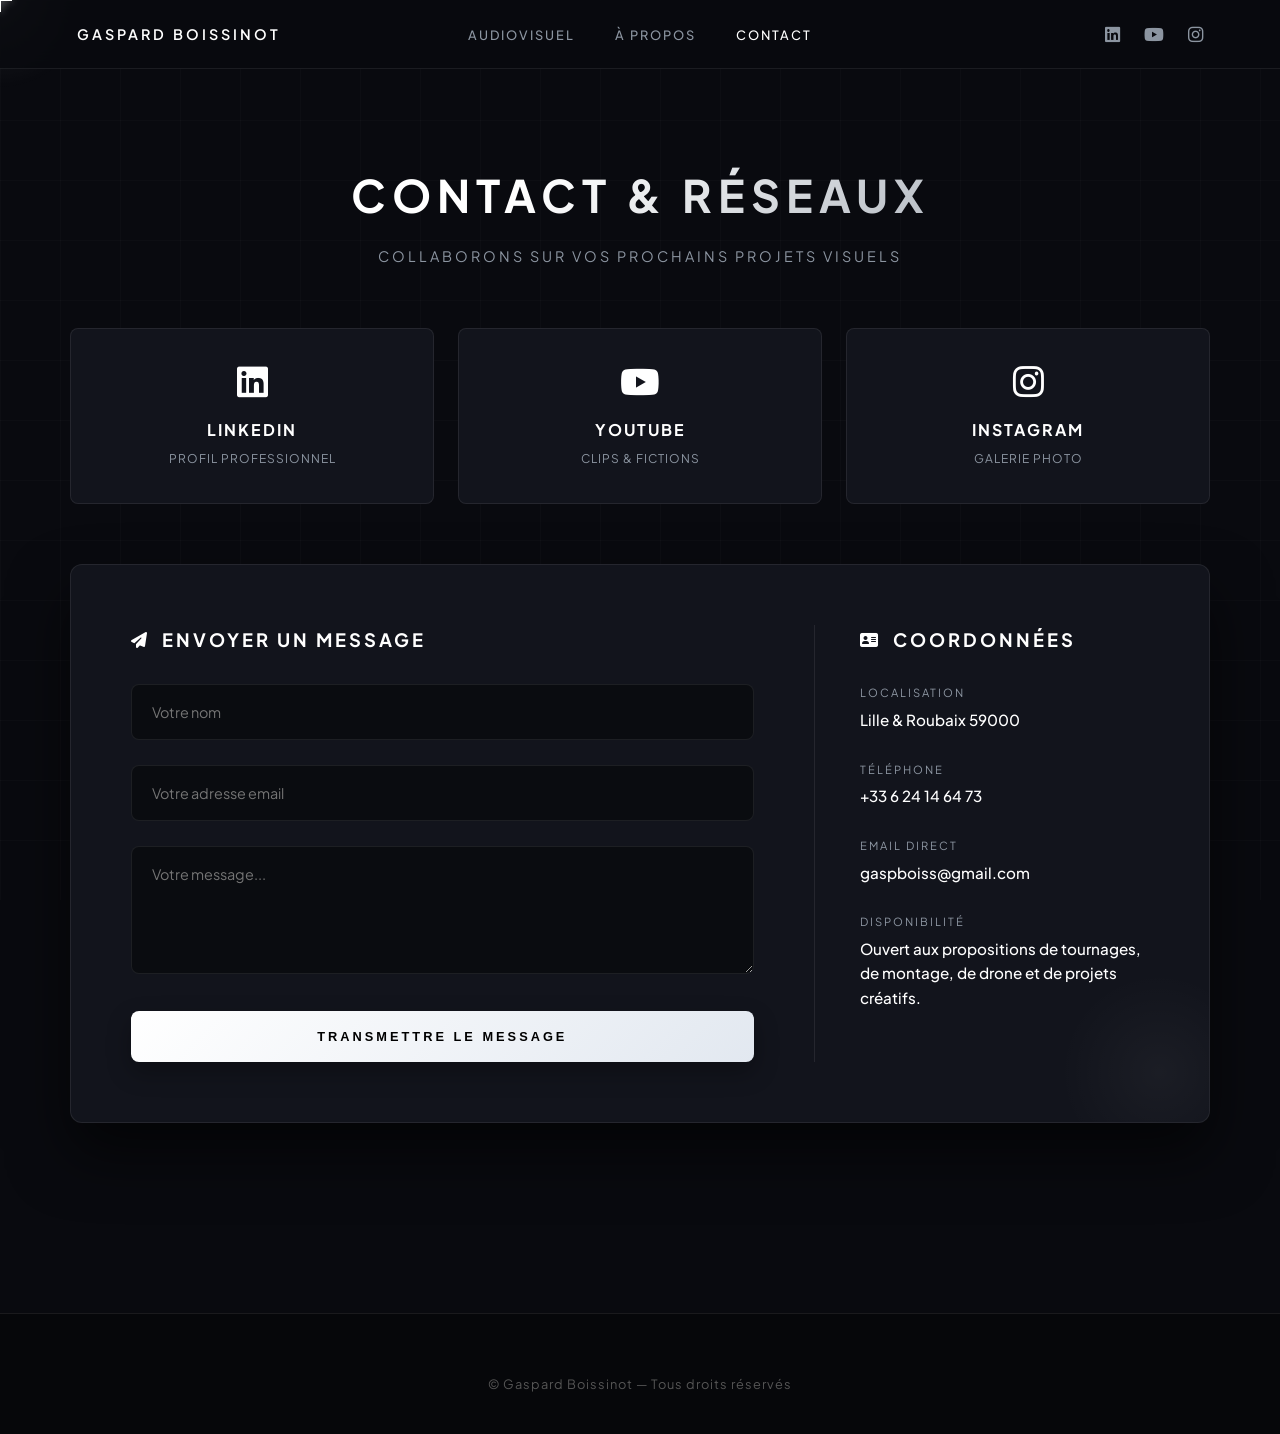
<file: elements.html>
<!DOCTYPE HTML>
<html lang="fr">
<head>
    <meta charset="utf-8" />
    <meta name="viewport" content="width=device-width, initial-scale=1, user-scalable=no" />
    <meta name="description" content="Contactez Gaspard Boissinot — Portfolio Audiovisuel.">
    <title>Contact — Gaspard Boissinot</title>
    <link rel="icon" type="image/png" sizes="64x64" href="images/favicon.png">
    <link rel="manifest" href="manifest.json">
    <meta name="theme-color" content="#090a0f">
    <link rel="apple-touch-icon" href="images/icon-192.png">

    <!-- Fonts & Icons -->
    <link rel="preconnect" href="https://fonts.googleapis.com">
    <link rel="preconnect" href="https://fonts.gstatic.com" crossorigin>
    <link href="https://fonts.googleapis.com/css2?family=Plus+Jakarta+Sans:wght@300;400;500;600;700&display=swap" rel="stylesheet">
    <link rel="stylesheet" href="https://cdnjs.cloudflare.com/ajax/libs/font-awesome/6.4.0/css/all.min.css">

    <style>
        /* --- CONSTANTES & DIRECTION ARTISTIQUE (100% BLANC / GRIS) --- */
        :root {
            --bg-main: #090a0f;
            --bg-card: #12141c;
            --bg-input: #0a0c10;
            --bg-nav: rgba(9, 10, 15, 0.85);
            --text-primary: #ffffff;
            --text-muted: #8c95a1;
            --accent-glow: rgba(255, 255, 255, 0.08);
            --border-subtle: rgba(255, 255, 255, 0.08);
            --border-hover: rgba(255, 255, 255, 0.35);
        }

        /* Désactivation du curseur natif */
        * { box-sizing: border-box; margin: 0; padding: 0; cursor: none !important; }
        html { scroll-behavior: smooth; }

        body {
            background-color: var(--bg-main);
            color: var(--text-primary);
            font-family: 'Plus Jakarta Sans', sans-serif;
            overflow-x: hidden;
            line-height: 1.6;
            -webkit-font-smoothing: antialiased;
            position: relative;
        }

        /* Quadrillage de fond cinématique type studio */
        body::before {
            content: '';
            position: fixed;
            inset: 0;
            background-image: 
                linear-gradient(rgba(255, 255, 255, 0.02) 1px, transparent 1px),
                linear-gradient(90deg, rgba(255, 255, 255, 0.02) 1px, transparent 1px);
            background-size: 60px 60px;
            z-index: -2;
            pointer-events: none;
        }

        /* Halo lumineux resserré et précis autour du curseur */
        .cursor-light-glow {
            position: fixed;
            top: 0; left: 0;
            width: 180px; height: 180px;
            background: radial-gradient(circle, rgba(255, 255, 255, 0.12) 0%, rgba(255, 255, 255, 0.03) 45%, transparent 70%);
            transform: translate(-50%, -50%);
            z-index: -1;
            pointer-events: none;
            transition: width 0.3s, height 0.3s, background 0.3s;
        }

        body.hovered .cursor-light-glow {
            width: 260px; height: 260px;
            background: radial-gradient(circle, rgba(255, 255, 255, 0.18) 0%, rgba(255, 255, 255, 0.05) 50%, transparent 75%);
        }

        a { color: inherit; text-decoration: none; }

        /* --- CURSEUR CUSTOM 0 LATENCE + MICRO-BOUNCE À L'ARRÊT --- */
        .custom-cursor {
            position: fixed;
            top: 0; left: 0;
            width: 24px; height: 24px;
            pointer-events: none;
            z-index: 999999;
            transform: translate(-50%, -50%);
            transition: transform 0.15s cubic-bezier(0.175, 0.885, 0.32, 1.275);
        }
        .custom-cursor::before, .custom-cursor::after {
            content: '';
            position: absolute;
            background: #ffffff;
            box-shadow: 0 0 8px rgba(255, 255, 255, 0.6);
            transition: background 0.2s, box-shadow 0.2s;
        }
        .custom-cursor::before {
            top: 11px; left: 0; width: 24px; height: 2px;
        }
        .custom-cursor::after {
            top: 0; left: 11px; width: 2px; height: 24px;
        }

        body.hovered .custom-cursor {
            transform: translate(-50%, -50%) rotate(45deg) scale(1.2);
        }
        body.hovered .custom-cursor::before, body.hovered .custom-cursor::after {
            background: #ffffff;
            box-shadow: 0 0 12px rgba(255, 255, 255, 0.8);
        }

        /* --- NAVBAR CENTRAGE ABSOLU --- */
        .navbar {
            position: sticky;
            top: 0;
            background: var(--bg-nav);
            backdrop-filter: blur(16px);
            -webkit-backdrop-filter: blur(16px);
            z-index: 1000;
            border-bottom: 1px solid var(--border-subtle);
            display: flex;
            justify-content: space-between;
            align-items: center;
            padding: 20px 6%;
        }

        .nav-brand {
            font-weight: 600;
            letter-spacing: 3px;
            font-size: 0.9rem;
            text-transform: uppercase;
            color: var(--text-primary);
            z-index: 2;
        }

        .nav-links { 
            position: absolute;
            left: 50%;
            transform: translateX(-50%);
            display: flex; 
            gap: 40px; 
            list-style: none; 
            z-index: 2;
        }

        .nav-links a { 
            font-size: 0.8rem; 
            text-transform: uppercase; 
            letter-spacing: 2px; 
            color: var(--text-muted); 
            transition: color 0.3s; 
            font-weight: 500; 
        }

        .nav-links a.active, .nav-links a:hover { 
            color: #ffffff; 
        }

        .nav-socials { 
            display: flex; 
            gap: 24px; 
            z-index: 2;
        }

        .nav-socials a { 
            color: var(--text-muted); 
            font-size: 1.1rem; 
            transition: color 0.3s; 
        }

        /* --- SECTION CONTACT --- */
        .contact-container {
            max-width: 1200px;
            margin: 0 auto;
            padding: 90px 30px;
        }

        .contact-header {
            text-align: center;
            margin-bottom: 60px;
        }

        .contact-title {
            font-size: 2.8rem;
            font-weight: 700;
            letter-spacing: 6px;
            text-transform: uppercase;
            margin-bottom: 14px;
            background: linear-gradient(135deg, #ffffff 40%, #8c95a1 100%);
            -webkit-background-clip: text;
            -webkit-text-fill-color: transparent;
        }

        .contact-subtitle {
            font-size: 0.9rem;
            color: var(--text-muted);
            letter-spacing: 3px;
            text-transform: uppercase;
        }

        /* --- ANIMATION BOUNCE RÉSEAUX --- */
        @keyframes socialBounce {
            0% {
                transform: translateY(0) rotate(0deg);
            }
            30% {
                transform: translateY(-8px) rotate(-6deg);
            }
            60% {
                transform: translateY(-12px) rotate(-10deg);
            }
            80% {
                transform: translateY(-3px) rotate(-3deg);
            }
            100% {
                transform: translateY(0) rotate(0deg);
            }
        }

        /* --- RÉSEAUX SOCIAUX --- */
        .socials-grid {
            display: grid;
            grid-template-columns: repeat(3, 1fr);
            gap: 24px;
            margin-bottom: 60px;
        }

        .social-box {
            background: var(--bg-card);
            border: 1px solid var(--border-subtle);
            border-radius: 8px;
            padding: 35px 25px;
            text-align: center;
            position: relative;
            overflow: hidden;
            transition: all 0.4s cubic-bezier(0.165, 0.84, 0.44, 1);
        }

        .social-box::before {
            content: '';
            position: absolute;
            top: 0; left: 0; width: 100%; height: 2px;
            background: linear-gradient(90deg, transparent, rgba(255,255,255,0.4), transparent);
            transform: translateX(-100%);
            transition: transform 0.6s ease;
        }

        .social-box:hover {
            transform: translateY(-5px);
            border-color: var(--border-hover);
            background: linear-gradient(145deg, #12141c, #181b24);
            box-shadow: 0 15px 35px rgba(0,0,0,0.5), 0 0 15px rgba(255,255,255,0.05);
        }

        .social-box:hover::before {
            transform: translateX(100%);
        }

        .social-box i {
            font-size: 2.2rem;
            color: #ffffff;
            margin-bottom: 18px;
            display: inline-block;
            transition: color 0.3s ease;
        }

        /* Déclenchement de l'effet bounce sur les icônes des blocs de contact */
        .social-box:hover i {
            animation: socialBounce 0.6s cubic-bezier(0.28, 0.84, 0.42, 1.12) forwards;
            color: #ffffff;
        }

        /* Déclenchement également sur les icônes de la navbar */
        .nav-socials a:hover i {
            animation: socialBounce 0.6s cubic-bezier(0.28, 0.84, 0.42, 1.12) forwards;
            color: #ffffff;
        }

        .social-box h3 {
            font-size: 1rem;
            letter-spacing: 2px;
            text-transform: uppercase;
            margin-bottom: 6px;
        }

        .social-box p {
            font-size: 0.75rem;
            color: var(--text-muted);
            letter-spacing: 1px;
            text-transform: uppercase;
        }

        /* --- BLOC FORMULAIRE & COORDONNÉES PIMPÉ --- */
        .contact-card-wrapper {
            background: var(--bg-card);
            border: 1px solid var(--border-subtle);
            border-radius: 12px;
            padding: 60px;
            display: grid;
            grid-template-columns: 1.3fr 0.7fr;
            gap: 60px;
            box-shadow: 0 30px 60px rgba(0,0,0,0.6);
            position: relative;
            overflow: hidden;
        }

        .contact-card-wrapper::after {
            content: '';
            position: absolute;
            bottom: -50px; right: -50px;
            width: 200px; height: 200px;
            background: radial-gradient(circle, rgba(255,255,255,0.04) 0%, transparent 70%);
            pointer-events: none;
        }

        .form-section h3, .info-section h3 {
            font-size: 1.15rem;
            text-transform: uppercase;
            letter-spacing: 3px;
            margin-bottom: 30px;
            color: #ffffff;
            display: flex;
            align-items: center;
            gap: 12px;
        }

        .form-section h3 i, .info-section h3 i {
            color: #ffffff;
            font-size: 1rem;
        }

        .input-group {
            position: relative;
            margin-bottom: 25px;
        }

        .contact-form input, 
        .contact-form textarea {
            width: 100%;
            background: var(--bg-input);
            border: 1px solid var(--border-subtle);
            padding: 18px 20px;
            color: #ffffff;
            border-radius: 8px;
            font-family: inherit;
            font-size: 0.9rem;
            transition: all 0.3s cubic-bezier(0.165, 0.84, 0.44, 1);
        }

        .contact-form input:focus, 
        .contact-form textarea:focus {
            outline: none;
            border-color: #ffffff;
            background: #141722;
            box-shadow: 0 0 15px rgba(255, 255, 255, 0.1);
        }

        .submit-btn-wrapper {
            position: relative;
            display: inline-block;
            width: 100%;
            margin-top: 5px;
        }

        .submit-btn {
            width: 100%;
            background: linear-gradient(135deg, #ffffff 0%, #e2e8f0 100%);
            color: #000000;
            border: none;
            padding: 18px;
            border-radius: 8px;
            font-weight: 700;
            text-transform: uppercase;
            letter-spacing: 3px;
            cursor: none;
            font-size: 0.8rem;
            transition: all 0.4s cubic-bezier(0.165, 0.84, 0.44, 1);
            box-shadow: 0 10px 25px rgba(0,0,0,0.3);
        }

        .submit-btn:hover {
            background: #dcdcdc;
            color: #000000;
            transform: translateY(-3px);
            box-shadow: 0 15px 35px rgba(255, 255, 255, 0.15);
        }

        .info-section {
            border-left: 1px solid var(--border-subtle);
            padding-left: 45px;
        }

        .info-item {
            margin-bottom: 28px;
        }

        .info-item span {
            display: block;
            font-size: 0.7rem;
            text-transform: uppercase;
            letter-spacing: 2px;
            color: var(--text-muted);
            margin-bottom: 6px;
        }

        .info-item p, .info-item a {
            font-size: 0.95rem;
            color: #ffffff;
            font-weight: 500;
            transition: color 0.3s;
        }

        .info-item a:hover {
            color: var(--text-muted);
        }

        /* --- FOOTER --- */
        .footer {
            background: #06070a;
            border-top: 1px solid var(--border-subtle);
            padding: 60px 30px 40px;
            text-align: center;
            margin-top: 100px;
        }

        .copyright {
            color: #555;
            font-size: 0.8rem;
            letter-spacing: 1px;
        }

        /* Responsive Mobile */
        @media (max-width: 900px) {
            .contact-card-wrapper { grid-template-columns: 1fr; padding: 30px; gap: 40px; }
            .info-section { border-left: none; padding-left: 0; border-top: 1px solid var(--border-subtle); padding-top: 40px; }
            .socials-grid { grid-template-columns: 1fr; }
            .navbar { padding: 15px 20px; }
            .nav-brand { display: none; }
            .nav-links { position: static; transform: none; gap: 20px; }
        }
    </style>
</head>
<body>

    <!-- Halo lumineux resserré de fond blanc/gris -->
    <div class="cursor-light-glow" id="lightGlow"></div>

    <!-- Curseur Custom 0 Latence + Micro-Bounce à l'arrêt -->
    <div class="custom-cursor" id="cursor"></div>

    <!-- NAVBAR -->
    <nav class="navbar">
        <div class="nav-brand">Gaspard Boissinot</div>
        <ul class="nav-links">
            <li><a href="index.html">Audiovisuel</a></li>
            <li><a href="generic.html">À propos</a></li>
            <li><a href="elements.html" class="active">Contact</a></li>
        </ul>
        <div class="nav-socials">
            <a href="https://www.linkedin.com/in/gaspard-boissinot-57aab1403/" target="_blank" title="LinkedIn"><i class="fab fa-linkedin"></i></a>
            <a href="https://www.youtube.com/@ormission" target="_blank" title="YouTube"><i class="fab fa-youtube"></i></a>
            <a href="https://www.instagram.com/gaspard._b" target="_blank" title="Instagram"><i class="fab fa-instagram"></i></a>
        </div>
    </nav>

    <!-- SECTION CONTACT -->
    <main class="contact-container">
        <div class="contact-header">
            <h1 class="contact-title">Contact & Réseaux</h1>
            <p class="contact-subtitle">Collaborons sur vos prochains projets visuels</p>
        </div>

        <!-- Réseaux -->
        <div class="socials-grid">
            <a href="https://www.linkedin.com/in/gaspard-boissinot-57aab1403/" target="_blank" class="social-box interactive">
                <i class="fab fa-linkedin"></i>
                <h3>LinkedIn</h3>
                <p>Profil professionnel</p>
            </a>
            <a href="https://www.youtube.com/@ormission" target="_blank" class="social-box interactive">
                <i class="fab fa-youtube"></i>
                <h3>YouTube</h3>
                <p>Clips & fictions</p>
            </a>
            <a href="https://www.instagram.com/gaspard._b" target="_blank" class="social-card interactive social-box">
                <i class="fab fa-instagram"></i>
                <h3>Instagram</h3>
                <p>Galerie photo</p>
            </a>
        </div>

        <!-- Formulaire & Coordonnées -->
        <div class="contact-card-wrapper">
            <div class="form-section">
                <h3><i class="fas fa-paper-plane"></i> Envoyer un message</h3>
                <form id="contact-form" class="contact-form" action="https://formspree.io/f/mgolaapb" method="POST">
                    <div class="input-group">
                        <input type="text" name="name" class="interactive" placeholder="Votre nom" required />
                    </div>
                    <div class="input-group">
                        <input type="email" name="email" class="interactive" placeholder="Votre adresse email" required />
                    </div>
                    <div class="input-group">
                        <textarea name="message" rows="5" class="interactive" placeholder="Votre message..." required></textarea>
                    </div>
                    <div class="submit-btn-wrapper">
                        <button type="submit" class="submit-btn interactive">Transmettre le message</button>
                    </div>
                    <input type="hidden" name="_subject" value="Nouveau message depuis ton portfolio !" />
                    <input type="hidden" name="_captcha" value="false">
                </form>
            </div>
            
            <div class="info-section">
                <h3><i class="fas fa-address-card"></i> Coordonnées</h3>
                <div class="info-item">
                    <span>Localisation</span>
                    <p>Lille & Roubaix 59000</p>
                </div>
                <div class="info-item">
                    <span>Téléphone</span>
                    <p><a href="tel:+33624146473" class="interactive">+33 6 24 14 64 73</a></p>
                </div>
                <div class="info-item">
                    <span>Email direct</span>
                    <p><a href="mailto:gaspboiss@gmail.com" class="interactive">gaspboiss@gmail.com</a></p>
                </div>
                <div class="info-item">
                    <span>Disponibilité</span>
                    <p>Ouvert aux propositions de tournages, de montage, de drone et de projets créatifs.</p>
                </div>
            </div>
        </div>
    </main>

    <!-- FOOTER -->
    <footer class="footer">
        <div class="copyright">
            &copy; Gaspard Boissinot &mdash; Tous droits réservés
        </div>
    </footer>

    <!-- SCRIPT CURSEUR INSTANTANÉ + HALO LUMINEUX RESSERRÉ + MICRO-BOUNCE -->
    <script>
        const cursor = document.getElementById('cursor');
        const lightGlow = document.getElementById('lightGlow');
        let stopTimeout;

        document.addEventListener('mousemove', (e) => {
            cursor.style.left = e.clientX + 'px';
            cursor.style.top = e.clientY + 'px';

            lightGlow.style.left = e.clientX + 'px';
            lightGlow.style.top = e.clientY + 'px';

            cursor.style.transform = document.body.classList.contains('hovered') 
                ? 'translate(-50%, -50%) rotate(45deg) scale(1.2)' 
                : 'translate(-50%, -50%) scale(1)';

            clearTimeout(stopTimeout);
            stopTimeout = setTimeout(() => {
                const baseTransform = document.body.classList.contains('hovered') 
                    ? 'translate(-50%, -50%) rotate(45deg) scale(1.35)' 
                    : 'translate(-50%, -50%) scale(1.25)';
                
                cursor.style.transform = baseTransform;

                setTimeout(() => {
                    cursor.style.transform = document.body.classList.contains('hovered') 
                        ? 'translate(-50%, -50%) rotate(45deg) scale(1.2)' 
                        : 'translate(-50%, -50%) scale(1)';
                }, 120);
            }, 80);
        });

        const interactives = document.querySelectorAll('a, button, input, textarea, .interactive');
        interactives.forEach(el => {
            el.addEventListener('mouseenter', () => document.body.classList.add('hovered'));
            el.addEventListener('mouseleave', () => document.body.classList.remove('hovered'));
        });

        const form = document.getElementById("contact-form");
        if(form) {
            form.addEventListener("submit", async function(e) {
                e.preventDefault(); 
                const data = new FormData(form);
                    const response = await fetch(form.action, { method: form.method, body: data, headers: { 'Accept': 'application/json' } });
                if(response.ok) { alert("Votre message a été envoyé avec succès !"); form.reset(); }
                else { alert("Une erreur est survenue lors de l'envoi."); }
            });
        }
    </script>
</body>
</html>
</file>
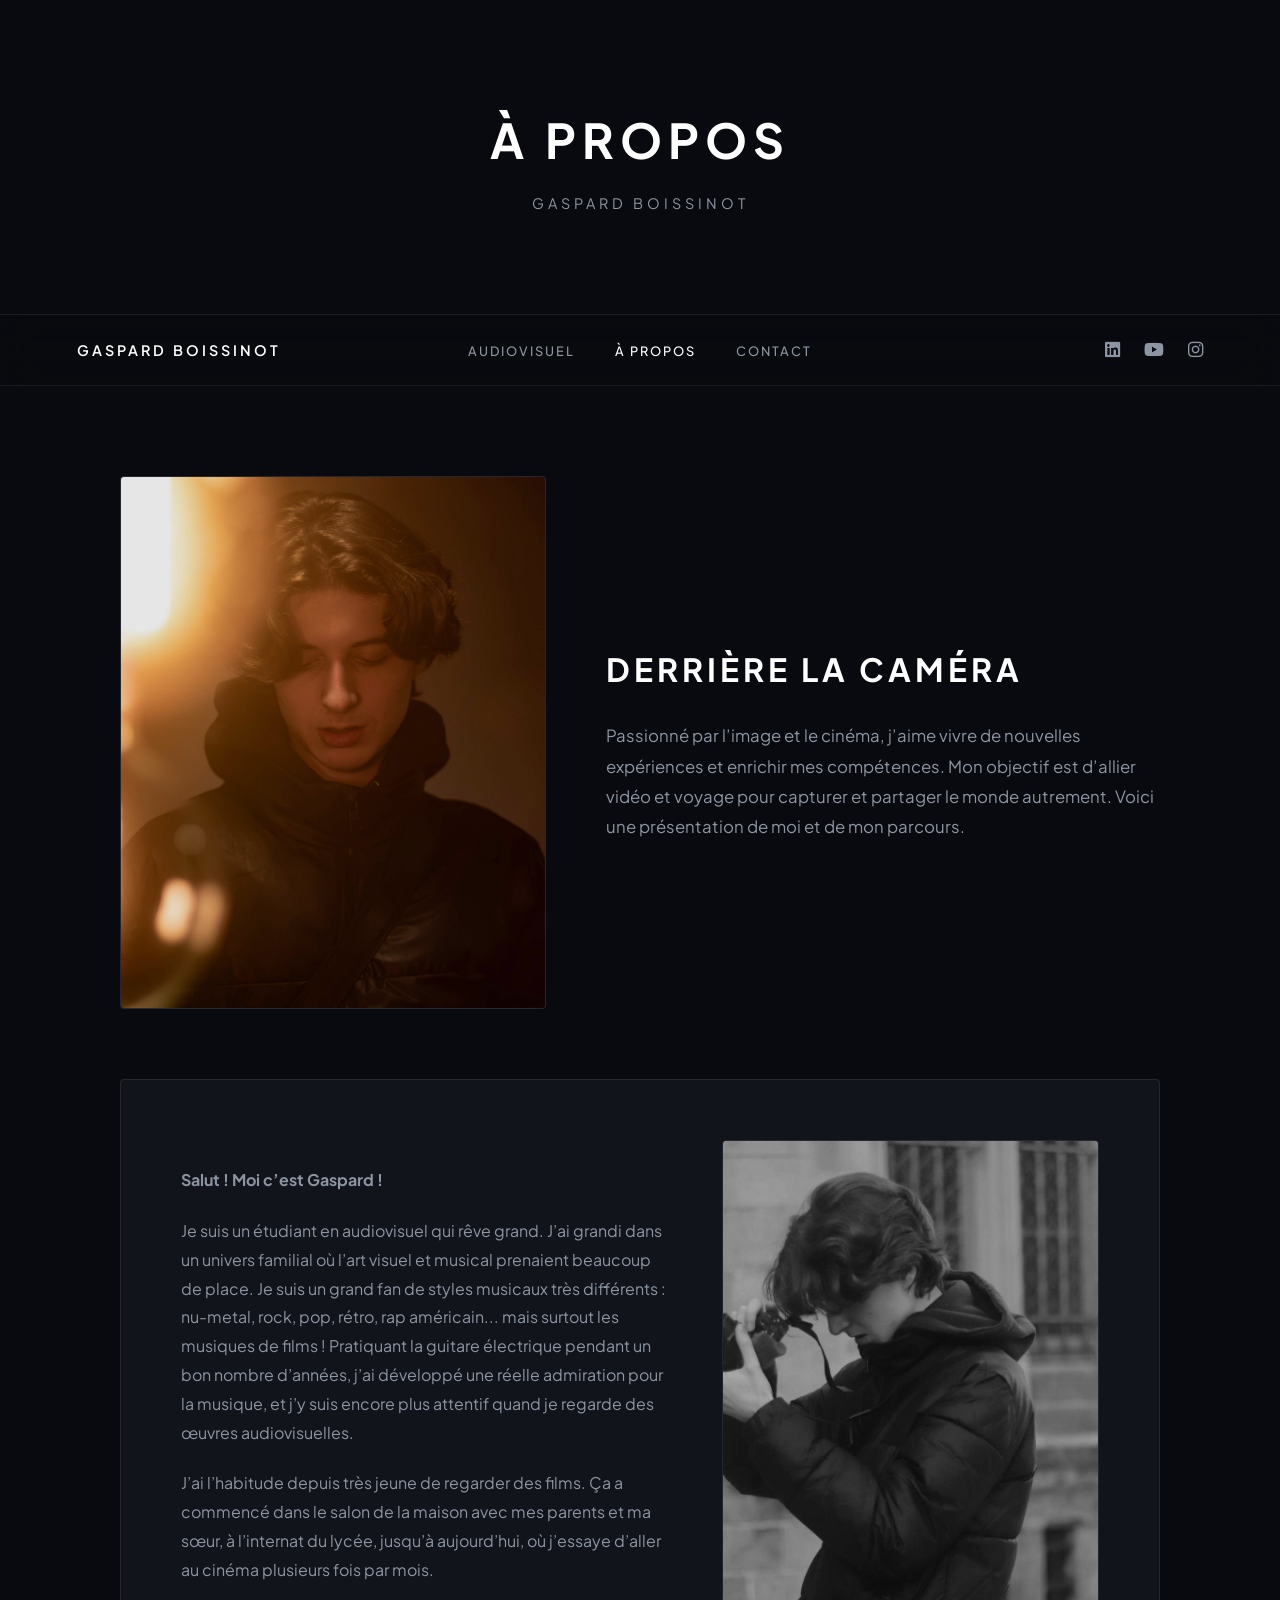
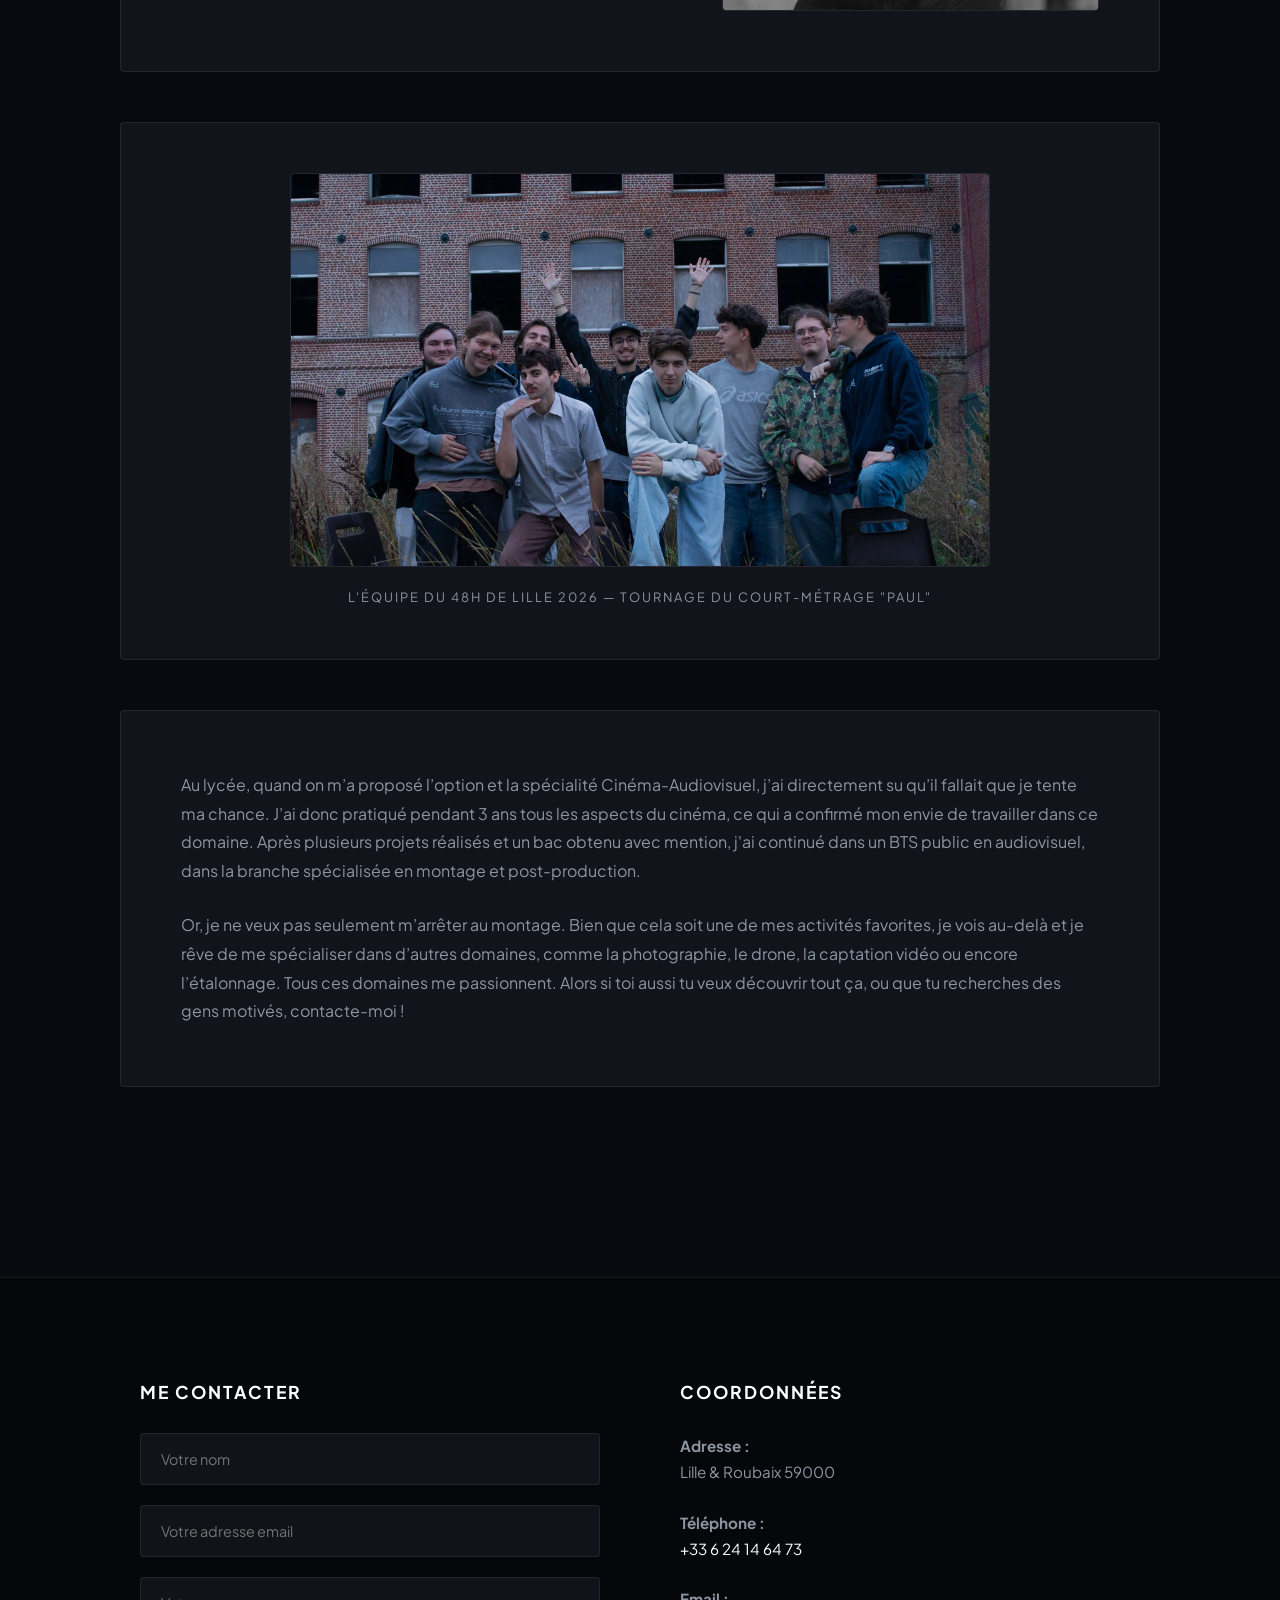
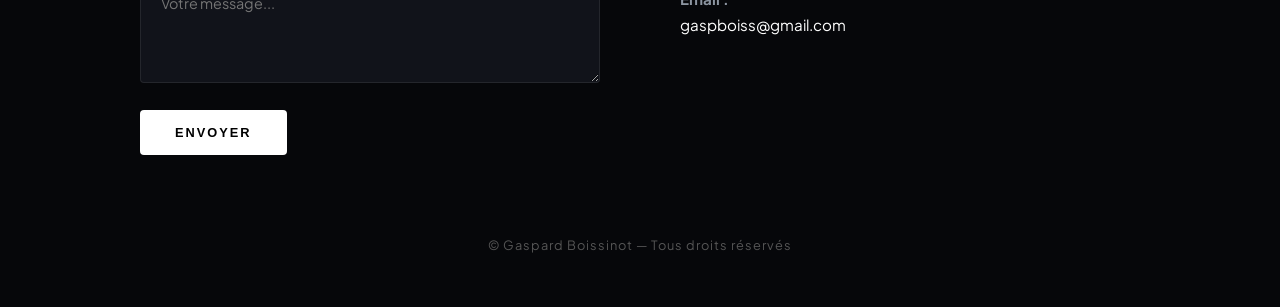
<file: generic.html>
<!DOCTYPE HTML>
<html lang="fr">
<head>
    <meta charset="utf-8" />
    <meta name="viewport" content="width=device-width, initial-scale=1, user-scalable=no" />
    <meta name="description" content="À propos de Gaspard Boissinot : étudiant en audiovisuel, réalisateur, monteur et photographe.">
    <title>À propos — Gaspard Boissinot</title>
    <link rel="icon" type="image/png" sizes="64x64" href="images/favicon.png">
    <link rel="manifest" href="manifest.json">
    <meta name="theme-color" content="#090a0f">
    <link rel="apple-touch-icon" href="images/icon-192.png">

    <!-- Fonts & Icons -->
    <link rel="preconnect" href="https://fonts.googleapis.com">
    <link rel="preconnect" href="https://fonts.gstatic.com" crossorigin>
    <link href="https://fonts.googleapis.com/css2?family=Plus+Jakarta+Sans:wght@300;400;500;600;700&display=swap" rel="stylesheet">
    <link rel="stylesheet" href="https://cdnjs.cloudflare.com/ajax/libs/font-awesome/6.4.0/css/all.min.css">

    <style>
        /* --- CONSTANTES & DIRECTION ARTISTIQUE --- */
        :root {
            --bg-main: #090a0f;
            --bg-card: #12141c;
            --bg-nav: rgba(9, 10, 15, 0.9);
            --text-primary: #ffffff;
            --text-muted: #8c95a1;
            --border-subtle: rgba(255, 255, 255, 0.08);
            --border-hover: rgba(255, 255, 255, 0.3);
        }

        * { box-sizing: border-box; margin: 0; padding: 0; }
        html { scroll-behavior: smooth; }

        body {
            background-color: var(--bg-main);
            color: var(--text-primary);
            font-family: 'Plus Jakarta Sans', sans-serif;
            overflow-x: hidden;
            line-height: 1.7;
            -webkit-font-smoothing: antialiased;
        }

        a { color: inherit; text-decoration: none; }

        /* --- HERO HEADER MINIMALISTE SANS IMAGE DE FOND --- */
        .hero-about {
            position: relative;
            height: 35vh;
            display: flex;
            flex-direction: column;
            justify-content: center;
            align-items: center;
            text-align: center;
            background-color: var(--bg-main);
            border-bottom: 1px solid var(--border-subtle);
        }

        .hero-content {
            position: relative;
            z-index: 3;
            padding: 0 20px;
        }

        .hero-title {
            font-size: 3rem;
            font-weight: 700;
            letter-spacing: 6px;
            text-transform: uppercase;
            margin-bottom: 10px;
            color: #ffffff;
        }

        .hero-subtitle {
            font-size: 0.9rem;
            color: var(--text-muted);
            letter-spacing: 4px;
            font-weight: 400;
            text-transform: uppercase;
        }

        /* --- NAVBAR CENTRAGE ABSOLU --- */
        .navbar {
            position: sticky;
            top: 0;
            background: var(--bg-nav);
            backdrop-filter: blur(16px);
            -webkit-backdrop-filter: blur(16px);
            z-index: 1000;
            border-bottom: 1px solid var(--border-subtle);
            display: flex;
            justify-content: space-between;
            align-items: center;
            padding: 20px 6%;
            position: relative;
        }

        .nav-brand {
            font-weight: 600;
            letter-spacing: 3px;
            font-size: 0.9rem;
            text-transform: uppercase;
            color: var(--text-primary);
            z-index: 2;
        }

        .nav-links { 
            position: absolute;
            left: 50%;
            transform: translateX(-50%);
            display: flex; 
            gap: 40px; 
            list-style: none; 
            z-index: 2;
        }

        .nav-links a { 
            font-size: 0.8rem; 
            text-transform: uppercase; 
            letter-spacing: 2px; 
            color: var(--text-muted); 
            transition: color 0.3s; 
            font-weight: 500; 
        }

        .nav-links a.active, .nav-links a:hover { 
            color: #ffffff; 
        }

        .nav-socials { 
            display: flex; 
            gap: 24px; 
            z-index: 2;
        }

        .nav-socials a { 
            color: var(--text-muted); 
            font-size: 1.1rem; 
            transition: color 0.3s, transform 0.3s; 
        }

        .nav-socials a:hover { 
            color: #ffffff; 
            transform: translateY(-2px); 
        }

        /* --- CONTENEUR ÉDITORIAL --- */
        .about-container {
            max-width: 1100px;
            margin: 0 auto;
            padding: 90px 30px;
        }

        .about-grid {
            display: grid;
            grid-template-columns: 1fr 1.3fr;
            gap: 60px;
            align-items: center;
            margin-bottom: 70px;
        }

        .about-img-box {
            position: relative;
            border-radius: 4px;
            overflow: hidden;
            border: 1px solid var(--border-subtle);
            background: var(--bg-card);
            aspect-ratio: 4/5;
        }

        .about-img-box img {
            width: 100%;
            height: 100%;
            object-fit: cover;
            filter: brightness(0.9);
            transition: transform 0.6s ease;
        }

        .about-img-box:hover img {
            transform: scale(1.03);
            filter: brightness(1);
        }

        .about-intro h2 {
            font-size: 2rem;
            text-transform: uppercase;
            letter-spacing: 4px;
            font-weight: 700;
            margin-bottom: 25px;
            color: #fff;
        }

        .about-intro p {
            color: var(--text-muted);
            font-size: 1.05rem;
            line-height: 1.8;
        }

        .about-story {
            background: var(--bg-card);
            border: 1px solid var(--border-subtle);
            border-radius: 4px;
            padding: 60px;
            margin-bottom: 50px;
            display: grid;
            grid-template-columns: 1.3fr 1fr;
            gap: 50px;
            align-items: center;
        }

        .story-text p {
            color: var(--text-muted);
            font-size: 1rem;
            margin-bottom: 22px;
            line-height: 1.8;
        }

        .story-text p:last-child {
            margin-bottom: 0;
        }

        .story-img-box {
            border-radius: 4px;
            overflow: hidden;
            border: 1px solid var(--border-subtle);
            aspect-ratio: 4/5;
        }

        .story-img-box img {
            width: 100%;
            height: 100%;
            object-fit: cover;
            filter: brightness(0.9);
            transition: transform 0.6s ease;
        }

        .story-img-box:hover img {
            transform: scale(1.03);
            filter: brightness(1);
        }

        /* --- SECTION TOURNAGE (AJOUTÉE) --- */
        .about-tournage {
            background: var(--bg-card);
            border: 1px solid var(--border-subtle);
            border-radius: 4px;
            padding: 50px;
            margin-bottom: 50px;
            text-align: center;
        }

        .tournage-img-box {
            max-width: 700px;
            margin: 0 auto 20px auto;
            border-radius: 4px;
            overflow: hidden;
            border: 1px solid var(--border-subtle);
            aspect-ratio: 16/9;
        }

        .tournage-img-box img {
            width: 100%;
            height: 100%;
            object-fit: cover;
            filter: brightness(0.9);
            transition: transform 0.6s ease;
        }

        .tournage-img-box:hover img {
            transform: scale(1.03);
            filter: brightness(1);
        }

        .tournage-caption {
            font-size: 0.8rem;
            color: var(--text-muted);
            text-transform: uppercase;
            letter-spacing: 2px;
        }

        .about-full-card {
            background: var(--bg-card);
            border: 1px solid var(--border-subtle);
            border-radius: 4px;
            padding: 60px;
        }

        .about-full-card p {
            color: var(--text-muted);
            font-size: 1rem;
            margin-bottom: 25px;
            line-height: 1.8;
        }

        .about-full-card p:last-child {
            margin-bottom: 0;
        }

        /* --- FOOTER MINIMALISTE --- */
        .footer { 
            background: #06070a; 
            border-top: 1px solid var(--border-subtle); 
            padding: 100px 30px 50px; 
            margin-top: 100px; 
        }
        
        .footer-grid { 
            max-width: 1000px; 
            margin: 0 auto; 
            display: grid; 
            grid-template-columns: 1fr 1fr; 
            gap: 80px; 
        }

        .contact-form input, .contact-form textarea { 
            width: 100%; 
            background: #11131a; 
            border: 1px solid var(--border-subtle); 
            padding: 16px 20px; 
            color: #fff; 
            border-radius: 4px; 
            margin-bottom: 20px; 
            font-family: inherit; 
            font-size: 0.9rem;
            transition: border-color 0.3s; 
        }
        
        .contact-form input:focus, .contact-form textarea:focus { 
            outline: none; 
            border-color: #ffffff; 
        }

        .submit-btn { 
            background: #ffffff; 
            color: #000000; 
            border: none; 
            padding: 15px 35px; 
            border-radius: 4px; 
            font-weight: 600; 
            text-transform: uppercase; 
            letter-spacing: 2px; 
            cursor: pointer; 
            font-size: 0.8rem;
            transition: background 0.3s; 
        }
        
        .submit-btn:hover { background: #dcdcdc; }

        .contact-info p { 
            margin-bottom: 25px; 
            color: var(--text-muted); 
            font-size: 0.95rem; 
        }
        
        .contact-info a { 
            color: #ffffff; 
            transition: color 0.3s; 
        }
        
        .contact-info a:hover { color: var(--text-muted); }

        .copyright { 
            text-align: center; 
            margin-top: 80px; 
            color: #555; 
            font-size: 0.8rem; 
            letter-spacing: 1px;
        }

        /* --- RESPONSIVE --- */
        @media (max-width: 900px) {
            .about-grid, .about-story {
                grid-template-columns: 1fr;
                gap: 40px;
                padding: 40px 25px;
            }
            .hero-title { font-size: 2.2rem; }
            .footer-grid { grid-template-columns: 1fr; gap: 40px; }
            .navbar { padding: 15px 20px; display: flex; justify-content: space-between; }
            .nav-brand { display: none; }
            .nav-links { position: static; transform: none; gap: 20px; }
            .about-full-card, .about-tournage { padding: 40px 25px; }
        }
    </style>
</head>
<body>

    <!-- HERO SECTION ÉPURÉ SANS IMAGE DE FOND -->
    <section class="hero-about">
        <div class="hero-content">
            <h1 class="hero-title">À Propos</h1>
            <p class="hero-subtitle">Gaspard Boissinot</p>
        </div>
    </section>

    <!-- NAVBAR -->
    <nav class="navbar">
        <div class="nav-brand">Gaspard Boissinot</div>
        <ul class="nav-links">
            <li><a href="index.html">Audiovisuel</a></li>
            <li><a href="generic.html" class="active">À propos</a></li>
            <li><a href="elements.html">Contact</a></li>
        </ul>
        <div class="nav-socials">
            <a href="https://www.linkedin.com/in/gaspard-boissinot-57aab1403/" target="_blank" title="LinkedIn"><i class="fab fa-linkedin"></i></a>
            <a href="https://www.youtube.com/@ormission" target="_blank" title="YouTube"><i class="fab fa-youtube"></i></a>
            <a href="https://www.instagram.com/gaspard._b" target="_blank" title="Instagram"><i class="fab fa-instagram"></i></a>
        </div>
    </nav>

    <!-- CONTENU PRINCIPAL ÉDITORIAL -->
    <main class="about-container">
        
        <!-- Bloc Intro -->
        <div class="about-grid">
            <div class="about-img-box">
                <img src="images/portraitperso3.jpg" alt="Portrait de Gaspard" loading="lazy">
            </div>
            <div class="about-intro">
                <h2>Derrière la caméra</h2>
                <p>Passionné par l’image et le cinéma, j’aime vivre de nouvelles expériences et enrichir mes compétences. Mon objectif est d’allier vidéo et voyage pour capturer et partager le monde autrement. Voici une présentation de moi et de mon parcours.</p>
            </div>
        </div>

        <!-- Bloc Histoire & Musique -->
        <div class="about-story">
            <div class="story-text">
                <p><strong>Salut ! Moi c’est Gaspard !</strong></p>
                <p>Je suis un étudiant en audiovisuel qui rêve grand. J’ai grandi dans un univers familial où l’art visuel et musical prenaient beaucoup de place. Je suis un grand fan de styles musicaux très différents : nu-metal, rock, pop, rétro, rap américain... mais surtout les musiques de films ! Pratiquant la guitare électrique pendant un bon nombre d’années, j’ai développé une réelle admiration pour la musique, et j’y suis encore plus attentif quand je regarde des œuvres audiovisuelles.</p>
                <p>J’ai l’habitude depuis très jeune de regarder des films. Ça a commencé dans le salon de la maison avec mes parents et ma sœur, à l’internat du lycée, jusqu’à aujourd’hui, où j’essaye d’aller au cinéma plusieurs fois par mois.</p>
            </div>
            <div class="story-img-box">
                <img src="images/portraitperso2.jpg" alt="Gaspard en tournage" loading="lazy">
            </div>
        </div>

        <!-- Bloc Tournage (Ajouté avec tournage1.jpg et la légende) -->
        <div class="about-tournage">
            <div class="tournage-img-box">
                <img src="images/tournage1.jpg" alt="Tournage du court-métrage PAUL" loading="lazy">
            </div>
            <p class="tournage-caption">L'équipe du 48h de Lille 2026 — Tournage du court-métrage "PAUL"</p>
        </div>

        <!-- Bloc Parcours -->
        <div class="about-full-card">
            <p>Au lycée, quand on m’a proposé l’option et la spécialité Cinéma-Audiovisuel, j’ai directement su qu’il fallait que je tente ma chance. J’ai donc pratiqué pendant 3 ans tous les aspects du cinéma, ce qui a confirmé mon envie de travailler dans ce domaine. Après plusieurs projets réalisés et un bac obtenu avec mention, j'ai continué dans un BTS public en audiovisuel, dans la branche spécialisée en montage et post-production.</p>
            <p>Or, je ne veux pas seulement m’arrêter au montage. Bien que cela soit une de mes activités favorites, je vois au-delà et je rêve de me spécialiser dans d’autres domaines, comme la photographie, le drone, la captation vidéo ou encore l’étalonnage. Tous ces domaines me passionnent. Alors si toi aussi tu veux découvrir tout ça, ou que tu recherches des gens motivés, contacte-moi !</p>
        </div>

    </main>

    <!-- FOOTER -->
    <footer class="footer">
        <div class="footer-grid">
            <div class="contact-form">
                <h3 style="margin-bottom: 25px; font-size: 1.1rem; text-transform: uppercase; letter-spacing: 2px;">Me Contacter</h3>
                <form id="contact-form" action="https://formspree.io/f/mgolaapb" method="POST">
                    <input type="text" name="name" placeholder="Votre nom" required />
                    <input type="email" name="email" placeholder="Votre adresse email" required />
                    <textarea name="message" rows="4" placeholder="Votre message..." required></textarea>
                    <button type="submit" class="submit-btn">Envoyer</button>
                    <input type="hidden" name="_subject" value="Nouveau message depuis ton portfolio !" />
                    <input type="hidden" name="_captcha" value="false">
                </form>
            </div>
            <div class="contact-info">
                <h3 style="margin-bottom: 25px; font-size: 1.1rem; text-transform: uppercase; letter-spacing: 2px;">Coordonnées</h3>
                <p><strong>Adresse :</strong><br>Lille & Roubaix 59000</p>
                <p><strong>Téléphone :</strong><br><a href="tel:+33624146473">+33 6 24 14 64 73</a></p>
                <p><strong>Email :</strong><br><a href="mailto:gaspboiss@gmail.com">gaspboiss@gmail.com</a></p>
            </div>
        </div>
        <div class="copyright">
            &copy; Gaspard Boissinot &mdash; Tous droits réservés
        </div>
    </footer>

    <!-- Scripts -->
    <script>
        const form = document.getElementById("contact-form");
        if(form) {
            form.addEventListener("submit", async function(e) {
                e.preventDefault(); const data = new FormData(form);
                const response = await fetch(form.action, { method: form.method, body: data, headers: { 'Accept': 'application/json' } });
                if(response.ok) { alert("Votre message a été envoyé avec succès !"); form.reset(); }
                else { alert("Une erreur est survenue lors de l'envoi."); }
            });
        }
    </script>
</body>
</html>
</file>
